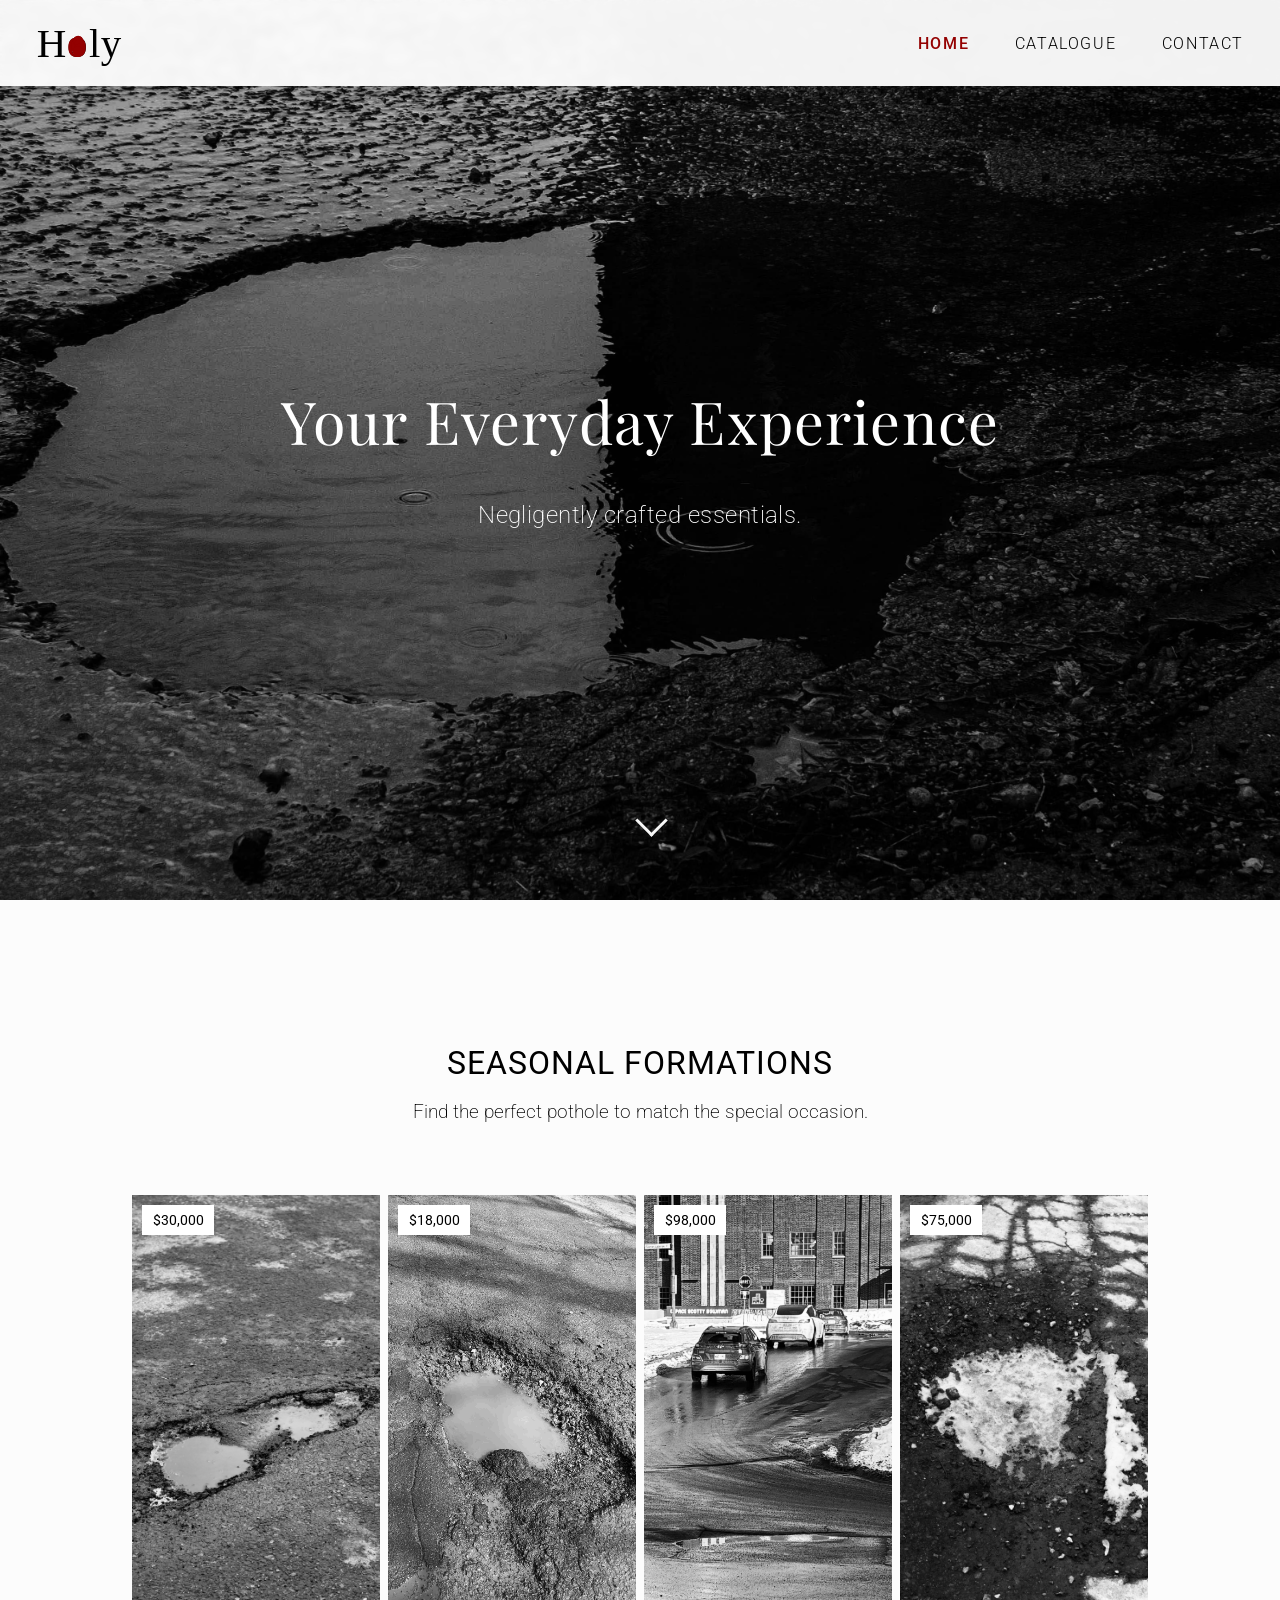
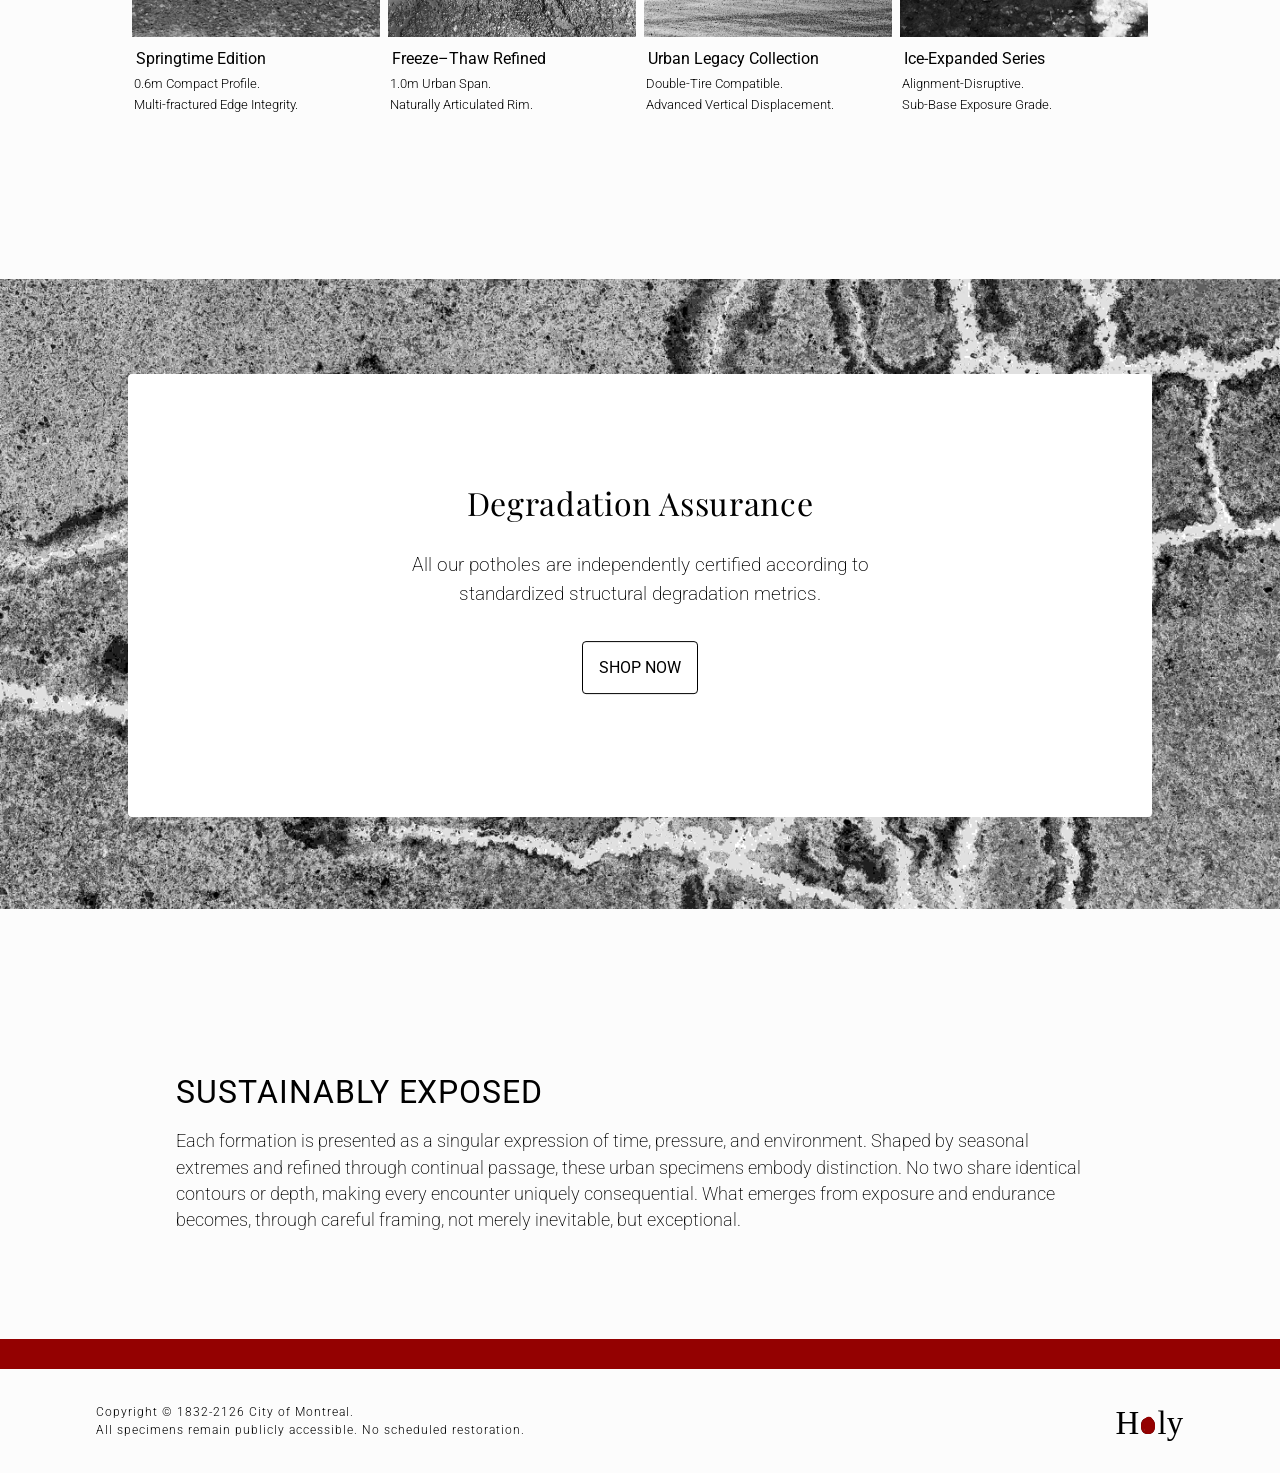
<file: index.html>
<!DOCTYPE html>
<html lang="en">
    <head>
        <meta charset="UTF-8">
        <meta name="viewport" content="width=device-width, initial-scale=1.0">
        <meta name="author" content="Gabrielle Michaud">
        <meta name="description" content="DART 349-A Final Project">
        <link rel="stylesheet" href="css/style.css">
        <link rel="icon" type="image/svg+xml" href="images/favicon.svg">
        <title>Holy</title>
    </head>
    <body>
        <header>
            <nav class="navbar">
                <span class="logo">
                    <a href="#">
                        <img src="images/holy_logo.svg" alt="Holy written with a solid red o">
                    </a>
                </span>

                <span class="navigation" id="nav-menu">
                    <a href="#" class="active">Home</a>
                    <a href="catalogue.html">Catalogue</a>
                    <a href="contact.html">Contact</a>
                </span>

                <button class="hamburger-btn" aria-label="Toggle menu" aria-expanded="false" aria-controls="nav-menu">
                    <div class="hamburger-line"></div>
                    <div class="hamburger-line"></div>
                </button>
            </nav>
        </header>
        <div class="hero">
            <div>
                <h1>Your Everyday Experience</h1>
                <h2>Negligently crafted essentials.</h2>
            </div>
            <a href="#content" class="scroll-down">
                <span class="arrow"></span>
            </a>
        </div>
        
        <main id="content">
            <h3>Seasonal formations</h3>
            <h4>Find the perfect pothole to match the special occasion.</h4>
            <section class="card">
                <div>
                    <img src="images/pothole_1.jpg" class="price" alt="Two holes in asphalt side by side">
                    <div class="price-tag">$30,000</div>
                    <h5>Springtime edition</h5>
                    <h6>0.6m Compact Profile.</h6>
                    <h6>Multi-fractured Edge Integrity.</h6>
                </div>
                <div>
                    <img src="images/pothole_3.jpg" alt="One pothole">
                    <div class="price-tag">$18,000</div>
                    <h5>Freeze–Thaw Refined</h5>
                    <h6>1.0m Urban Span.</h6>
                    <h6>Naturally Articulated Rim.</h6>
                </div>
                <div>
                    <img src="images/pothole_2.jpg" alt="Cars driving away from large pothole filled with water">
                    <div class="price-tag">$98,000</div>
                    <h5>Urban Legacy Collection</h5>
                    <h6>Double-Tire Compatible.</h6>
                    <h6>Advanced Vertical Displacement.</h6>
                </div>
                <div>
                    <img src="images/pothole_4.jpg" alt="Pothole filled with ice">
                    <div class="price-tag">$75,000</div>
                    <h5>Ice-Expanded Series</h5>
                    <h6>Alignment-Disruptive.</h6>
                    <h6>Sub-Base Exposure Grade.</h6>
                </div>
            </section>

            <section class="half-hero">
                <img src="images/cracks.jpg" alt="Background image of top-down view of cracks in asphalt">
                <div class="half-hero-box">
                    <h2>Degradation Assurance</h2>
                    <h4>All our potholes are independently certified according to standardized structural degradation metrics.</h4>
                    <a href="catalogue.html" role="button">
                        shop now
                    </a>
                </div>
            </section>

            <article>
                <h3>Sustainably Exposed</h3>
                <p>
                    Each formation is presented as a singular expression of time, pressure, and environment. Shaped by seasonal extremes and refined through continual passage, these urban specimens embody distinction. No two share identical contours or depth, making every encounter uniquely consequential. What emerges from exposure and endurance becomes, through careful framing, not merely inevitable, but exceptional.
                </p>
            </article>
        
        </main>

        <hr>

        <footer>
            <section class="footer-text">
                <p>
                    Copyright &copy; 1832-2126 City of Montreal.
                </p>
                <p>
                    All specimens remain publicly accessible. No scheduled restoration.
                </p>
            </section>
            <section class="footer-logo">
                <a href="#">
                    <img src="images/holy_logo.svg" alt="Holy logo">
                </a>
            </section>
        </footer>

        <script>
            const nav = document.querySelector(".navbar");
            const btn = document.querySelector(".hamburger-btn");

            btn.addEventListener("click", () => {
                nav.classList.toggle("responsive");
                btn.classList.toggle("open");
            });
        </script>

    </body>
</html>
</file>
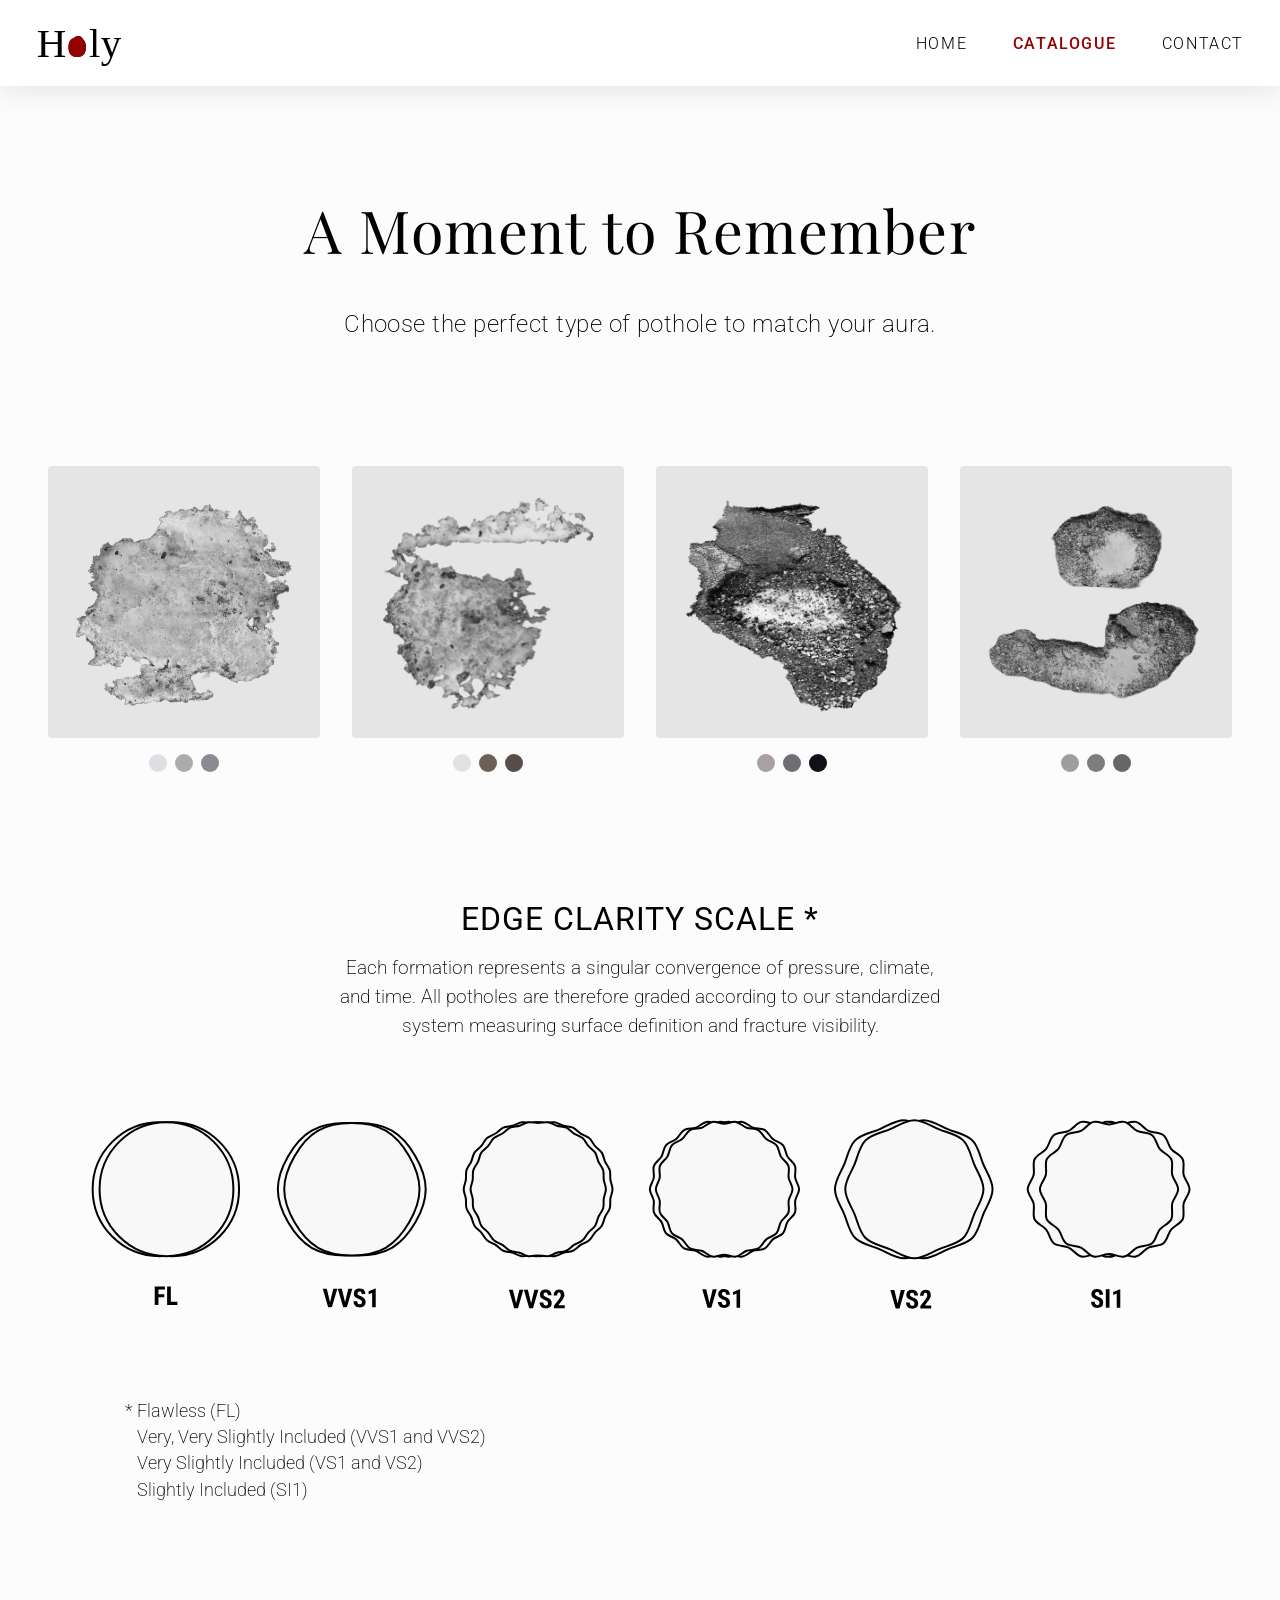
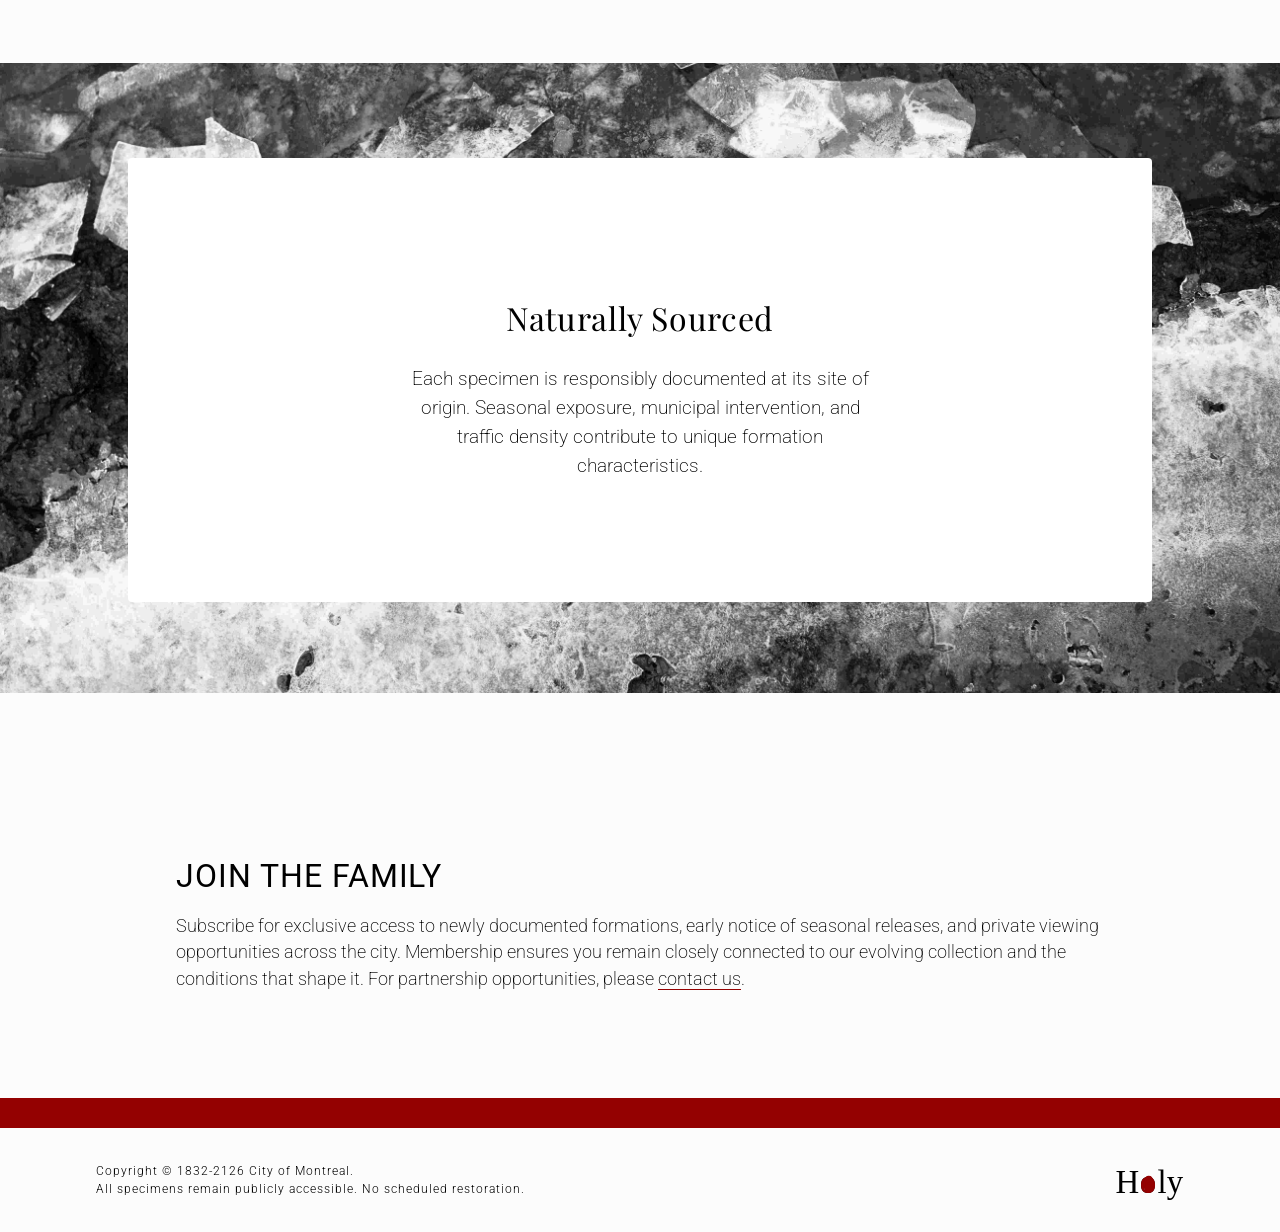
<file: catalogue.html>
<!DOCTYPE html>
<html lang="en">
    <head>
        <meta charset="UTF-8">
        <meta name="viewport" content="width=device-width, initial-scale=1.0">
        <meta name="author" content="Gabrielle Michaud">
        <meta name="description" content="DART 349-A Final Project">
        <link rel="stylesheet" href="css/style.css">
        <link rel="icon" type="image/svg+xml" href="images/favicon.svg">
        <title>Catalogue | Holy</title>
    </head>
    <body>
        <header>
            <nav class="navbar">
                <span class="logo">
                    <a href="index.html">
                        <img src="images/holy_logo.svg" alt="Holy written with a solid red o">
                    </a>
                </span>

                <span class="navigation" id="nav-menu">
                    <a href="index.html">Home</a>
                    <a href="#" class="active">Catalogue</a>
                    <a href="contact.html">Contact</a>
                </span>

                <button class="hamburger-btn" aria-label="Toggle menu" aria-expanded="false" aria-controls="nav-menu">
                    <div class="hamburger-line"></div>
                    <div class="hamburger-line"></div>
                </button>
            </nav>
        </header>    
        <main>
            <h1>A Moment to Remember</h1>
            <h2>Choose the perfect type of pothole to match your aura.</h2>

            <section class="gems">
                <div class="gem-group">
                    <div class="gem-card">
                        <img src="images/gem_1.png" alt="Gem 1">
                        <p class="gem-text">
                            1.03 m Carat, Roundish Cut, Ice Grey
                        </p>
                    </div>
                    <div class="circle-container">
                        <div class="circle-filled c1"></div>
                        <div class="circle-filled c2"></div>
                        <div class="circle-filled c3"></div>
                    </div>
                </div>
                <div class="gem-group">
                    <div class="gem-card">
                        <img src="images/gem_2.png" alt="Gem 2">
                        <p class="gem-text">
                            1.24 m Carat, Peninsula Cut, Slush White
                        </p>
                    </div>
                    <div class="circle-container">
                        <div class="circle-filled c4"></div>
                        <div class="circle-filled c5"></div>
                        <div class="circle-filled c6"></div>
                    </div>
                </div>
                <div class="gem-group">
                    <div class="gem-card">
                        <img src="images/gem_3.png" alt="Gem 3">
                        <p class="gem-text">
                            0.57 m Carat, Never Ending Cut, Lava Black
                        </p>
                    </div>
                    <div class="circle-container">
                        <div class="circle-filled c7"></div>
                        <div class="circle-filled c8"></div>
                        <div class="circle-filled c9"></div>
                    </div>
                </div>
                <div class="gem-group">
                    <div class="gem-card">
                        <img src="images/gem_4.png" alt="Gem 4">
                        <p class="gem-text">
                            0.26 m Carat, Twin Crevasse Cut, Silver
                        </p>
                    </div>
                    <div class="circle-container">
                        <div class="circle-filled c10"></div>
                        <div class="circle-filled c11"></div>
                        <div class="circle-filled c12"></div>
                    </div>
                </div>
            </section>
            
            <section>
                <h3>Edge Clarity Scale *</h3>
                <h4>Each formation represents a singular convergence of pressure, climate, and time. All potholes are therefore graded according to our standardized system measuring surface definition and fracture visibility.</h4>

                <img src="images/pothole_grading.svg" alt="Illustrated circles with subtle overlap effect, each border becoming increasingly wiggly">
                
                <p>*  Flawless (FL)</p>
                <p>&nbsp;&nbsp; Very, Very Slightly Included (VVS1 and VVS2)</p>
                <p>&nbsp;&nbsp; Very Slightly Included (VS1 and VS2)</p>
                <p>&nbsp;&nbsp; Slightly Included (SI1)</p>
            </section>
    
            <section class="half-hero">
                <img src="images/ice.jpg" alt="Background image of top-down view of sheets of ice">
                <div class="half-hero-box">
                    <h2>Naturally Sourced</h2>
                    <h4>Each specimen is responsibly documented at its site of origin. Seasonal exposure, municipal intervention, and traffic density contribute to unique formation characteristics.</h4>
                </div>
            </section>

            <article>
                <h3>Join the family</h3>
                <p>
                    Subscribe for exclusive access to newly documented formations, early notice of seasonal releases, and private viewing opportunities across the city. Membership ensures you remain closely connected to our evolving collection and the conditions that shape it. For partnership opportunities, please <a href="contact.html">contact us</a>.
                </p>
            </article>
        
        </main>

        <hr>

        <footer>
            <section class="footer-text">
                <p>
                    Copyright &copy; 1832-2126 City of Montreal.
                </p>
                <p>
                    All specimens remain publicly accessible. No scheduled restoration.
                </p>
            </section>
            <section class="footer-logo">
                <a href="index.html">
                    <img src="images/holy_logo.svg" alt="Holy logo">
                </a>
            </section>
        </footer>

        <script>
            const nav = document.querySelector(".navbar");
            const btn = document.querySelector(".hamburger-btn");

            btn.addEventListener("click", () => {
                nav.classList.toggle("responsive");
                btn.classList.toggle("open");
            });
        </script>

    </body>
</html>
</file>
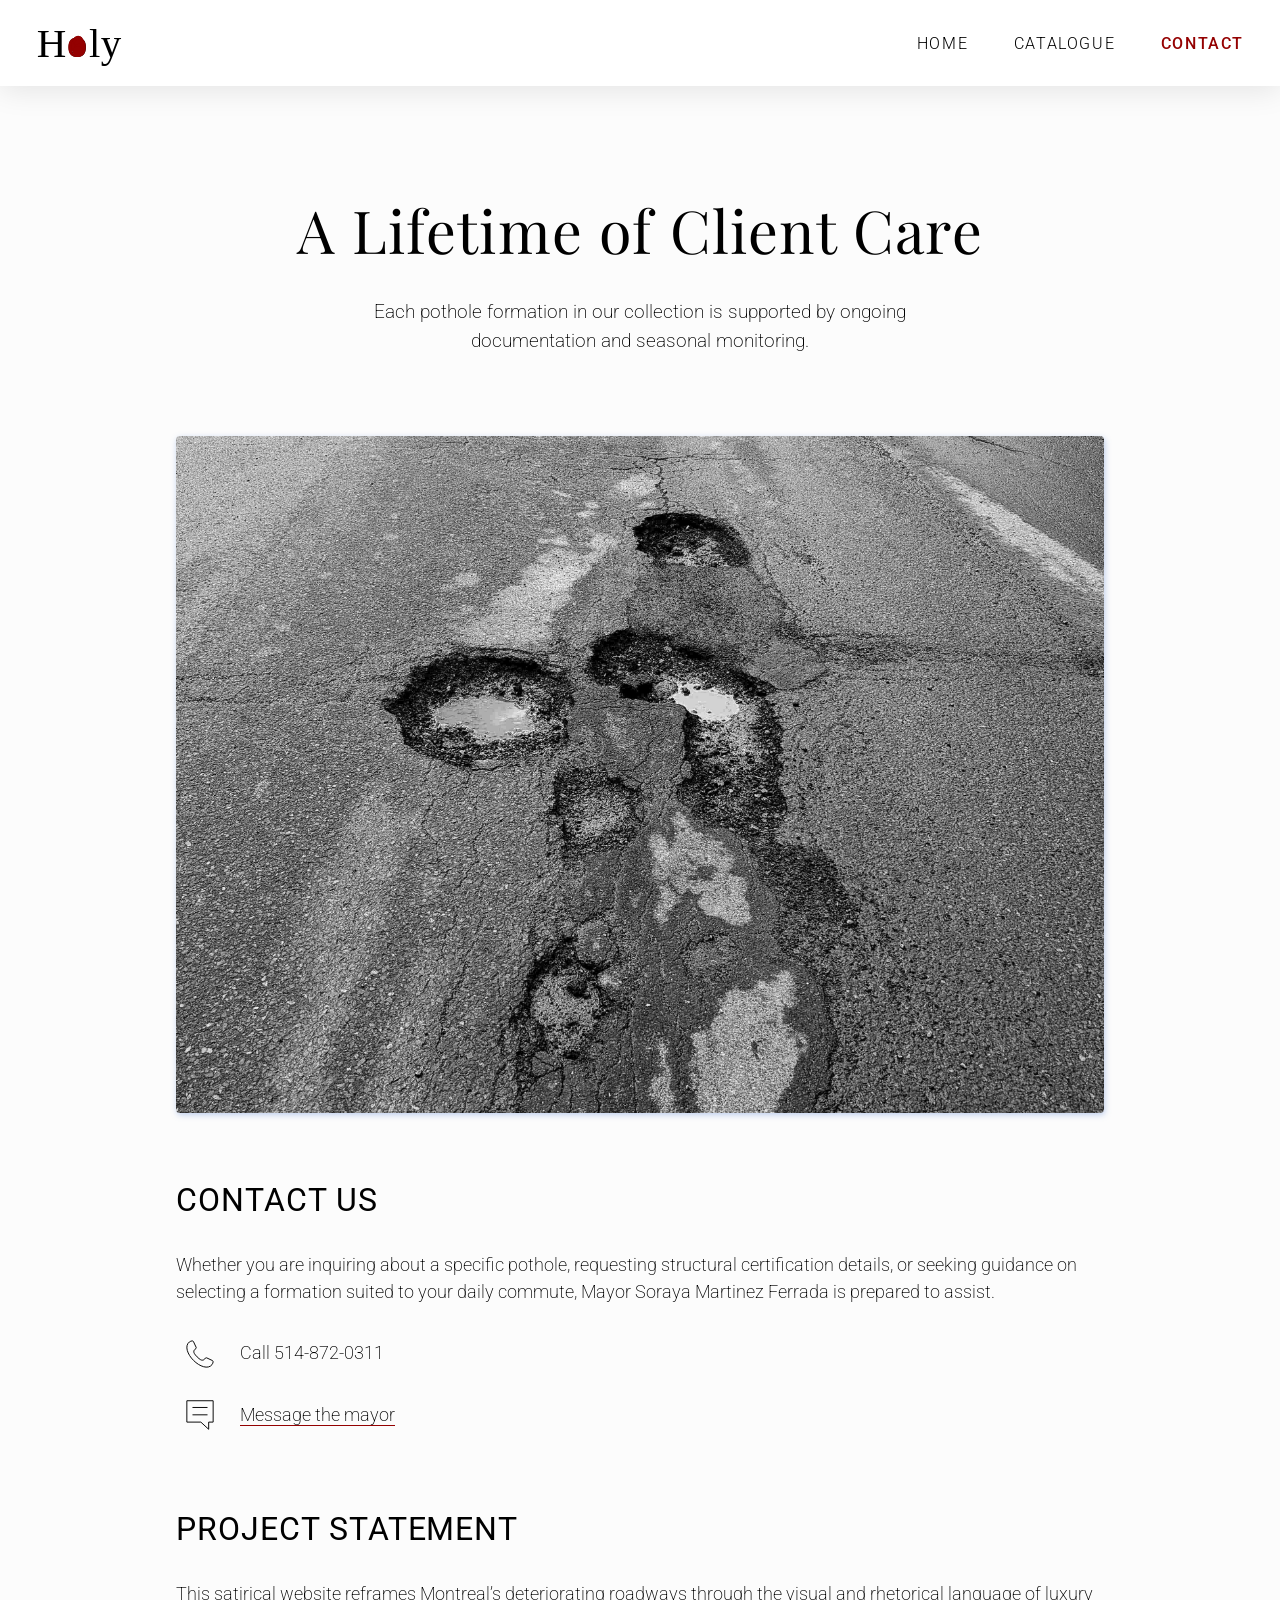
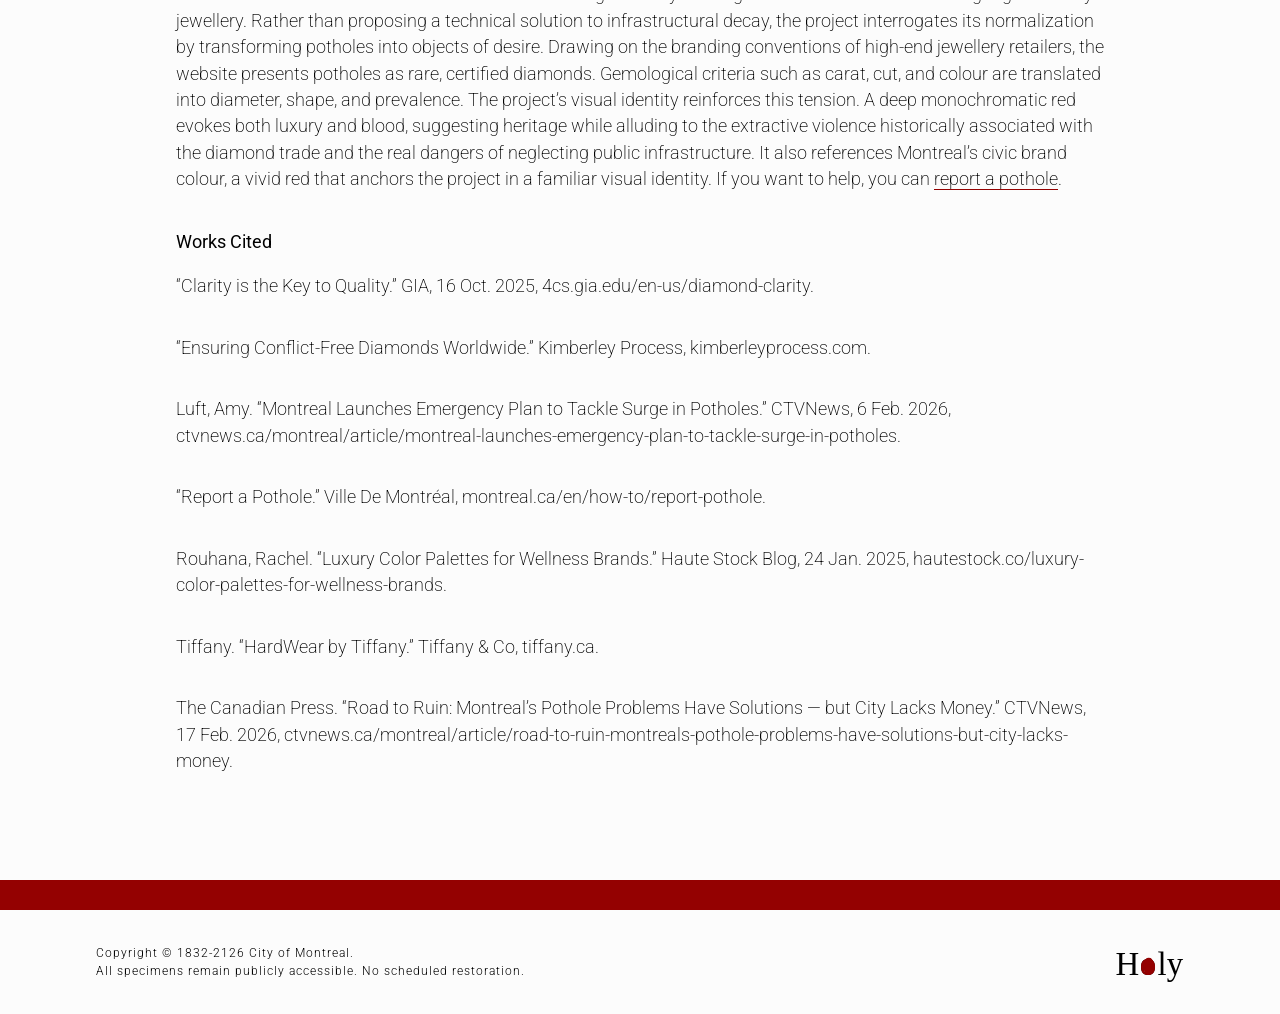
<file: contact.html>
<!DOCTYPE html>
<html lang="en">
    <head>
        <meta charset="UTF-8">
        <meta name="viewport" content="width=device-width, initial-scale=1.0">
        <meta name="author" content="Gabrielle Michaud">
        <meta name="description" content="DART 349-A Final Project">
        <link rel="stylesheet" href="css/style.css">
        <link rel="icon" type="image/svg+xml" href="images/favicon.svg">
        <title>Contact | Holy</title>
    </head>
    <body>
        <header>
            <nav class="navbar">
                <span class="logo">
                    <a href="index.html">
                        <img src="images/holy_logo.svg" alt="Holy written with a solid red o">
                    </a>
                </span>

                <span class="navigation" id="nav-menu">
                    <a href="index.html">Home</a>
                    <a href="catalogue.html">Catalogue</a>
                    <a href="#" class="active">Contact</a>
                </span>

                <button class="hamburger-btn" aria-label="Toggle menu" aria-expanded="false" aria-controls="nav-menu">
                    <div class="hamburger-line"></div>
                    <div class="hamburger-line"></div>
                </button>
            </nav>
        </header>    
        <main>
            <article>
                <h1>A Lifetime of Client Care</h1>
                <h4>Each pothole formation in our collection is supported by ongoing documentation and seasonal monitoring.</h4>

                <img src="images/pothole_5.jpg" class="contact_pothole" alt="Cluster of potholes">
            </article>

            <article class="contact">
                <h3>Contact Us</h3>
                <p>
                    Whether you are inquiring about a specific pothole, requesting structural certification details, or seeking guidance on selecting a formation suited to your daily commute, Mayor Soraya Martinez Ferrada is prepared to assist.
                </p>
                <div class="contact-icon">
                    <img src="images/contact_phone.svg" alt="Phone icon">
                    <p>Call 514-872-0311</p>
                </div>
                <div class="contact-icon">
                    <img src="images/contact_message.svg" alt="Message icon">
                    <a href="https://la-mairie.demandes.montreal.ca/en/envoyer-un-message/" target="_blank">
                        <p>Message the mayor</b>
                    </a>
                </div>
            </article>
            
            <article class="contact">
                <h3>Project Statement</h3>
                <p>
                    This satirical website reframes Montreal’s deteriorating roadways through the visual and rhetorical language of luxury jewellery. Rather than proposing a technical solution to infrastructural decay, the project interrogates its normalization by transforming potholes into objects of desire. Drawing on the branding conventions of high-end jewellery retailers, the website presents potholes as rare, certified diamonds. Gemological criteria such as carat, cut, and colour are translated into diameter, shape, and prevalence. The project’s visual identity reinforces this tension. A deep monochromatic red evokes both luxury and blood, suggesting heritage while alluding to the extractive violence historically associated with the diamond trade and the real dangers of neglecting public infrastructure. It also references Montreal’s civic brand colour, a vivid red that anchors the project in a familiar visual identity. If you want to help, you can <a href="https://montreal.ca/en/how-to/report-pothole" target="_blank">report a pothole</a>.
                </p>

                <br>

                <b>
                    Works Cited
                </b>

                <p>
                    “Clarity is the Key to Quality.” GIA, 16 Oct. 2025, 4cs.gia.edu/en-us/diamond-clarity.
                </p>
                <p>
                    “Ensuring Conflict-Free Diamonds Worldwide.” Kimberley Process, kimberleyprocess.com.
                </p>
                <p>
                    Luft, Amy. “Montreal Launches Emergency Plan to Tackle Surge in Potholes.” CTVNews, 6 Feb. 2026, ctvnews.ca/montreal/article/montreal-launches-emergency-plan-to-tackle-surge-in-potholes.
                </p>
                <p>
                    “Report a Pothole.” Ville De Montréal, montreal.ca/en/how-to/report-pothole.
                </p>
                <p>
                    Rouhana, Rachel. “Luxury Color Palettes for Wellness Brands.” Haute Stock Blog, 24 Jan. 2025, hautestock.co/luxury-color-palettes-for-wellness-brands.
                </p>
                <p>
                    Tiffany. “HardWear by Tiffany.” Tiffany & Co, tiffany.ca.
                </p>
                <p>
                    The Canadian Press. “Road to Ruin: Montreal’s Pothole Problems Have Solutions — but City Lacks Money.” CTVNews, 17 Feb. 2026, ctvnews.ca/montreal/article/road-to-ruin-montreals-pothole-problems-have-solutions-but-city-lacks-money.
                </p>
            </article>
        </main>

        <hr>

        <footer>
            <section class="footer-text">
                <p>
                    Copyright &copy; 1832-2126 City of Montreal.
                </p>
                <p>
                    All specimens remain publicly accessible. No scheduled restoration.
                </p>
            </section>

            <section class="footer-logo">
                <a href="index.html">
                    <img src="images/holy_logo.svg" alt="Holy logo">
                </a>
            </section>
        </footer>

        <script>
            const nav = document.querySelector(".navbar");
            const btn = document.querySelector(".hamburger-btn");

            btn.addEventListener("click", () => {
                nav.classList.toggle("responsive");
                btn.classList.toggle("open");
            });
        </script>

    </body>
</html>
</file>
<file: css/style.css>
@import url('https://fonts.googleapis.com/css2?family=Playfair+Display:ital,wght@0,400..900;1,400..900&family=Roboto:ital,wght@0,100..900;1,100..900&display=swap');

:root {
    --primary: #000;
    --secondary: #fff;
    --tertiary: #940101;
    --font-primary: "Playfair Display", serif;
    --font-secondary: "Roboto", sans-serif;
    --content-width: 64em;
    --spacing-sm: 0.5em;
    --spacing-md: 1em;
    --spacing-lg: 2em;
    --radius-sm: 0.25em;
}

* {
    box-sizing: border-box;
}

html {
    scroll-behavior: smooth;
}

main {
    padding: 5em 0;
    margin: 0 auto;
}

body {
    font-family: var(--font-secondary);
    background: #fcfcfc;
    margin: 0;
}

h1 {
    font-size: clamp(2.3rem, 7vw, 3.7rem);
    letter-spacing: 0.02em;
    font-family: var(--font-primary);
    padding: var(--spacing-sm);
    margin: 0;
    font-weight: 400;
    text-align: center;
}

h2 {
    font-size: clamp(0.875rem, 3vw, 1.5rem);
    margin-top: var( --spacing-sm);
    letter-spacing: 0.02em;
    font-weight: 200;
    text-align: center;
}

h3 {
    font-size: clamp(1.5rem, 5vw, 2rem);
    font-weight: 400;
    letter-spacing: 0.03em;
    margin: 2em 0 0.5em;
    text-transform: uppercase;
    text-align: center;
}

h4 {
    font-size: clamp(1rem, 3vw, 1.2rem);
    font-weight: 200;
    margin: 0 auto;
    text-align: center;
    max-width: 60ch;
    line-height: 1.5;
}

h5 {
    font-size: clamp(0.85rem, 2vw, 1rem);
    font-weight: 400;
    margin: var(--spacing-sm);
    text-transform: capitalize;
}

h6 {
    font-size: clamp(0.7rem, 1.5vw, 0.8rem);
    font-weight: 300;
    margin: var(--spacing-sm);
}

p {
    font-size: clamp(1rem, 2vw, 1.1rem);
    line-height: 1.5;
    font-weight: 200;
}

b {
    font-size: clamp(1rem, 2vw, 1.1rem);
    line-height: 1.5;
    font-weight: 400;
}

main h1 {
    margin: 5rem 0 0
}

article,
section p {
    max-inline-size: var(--content-width);
    margin: 0 auto;
    padding-inline: clamp(1rem, 5vw, 3rem);
}

footer p {
    font-size: clamp(0.65rem, 1.5vw, 0.75rem);
    font-weight: 300;
    letter-spacing: 1px;
}

article h3 {
    text-align: left;
}

article img {
    max-width: 100%;
}

main section {
    margin: 8em 0 0;
}

footer {
    margin: 2em auto;
    display: flex;
    align-items: center;
    justify-content: space-between;
    padding-inline: clamp(1rem, 5vw, 3rem);
}

hr {
    border: 15px solid var(--tertiary);
}

/* Glass effect by css.glass */
nav {
    text-transform: uppercase;
    align-items: center;
    position: fixed;
    display: flex;
    justify-content: space-between;
    z-index: 10;
    padding: var(--spacing-md);
    width: 100%;
    letter-spacing: 0.1em;
    background: rgba(255, 255, 255, 0.95);
    box-shadow: 0 4px 30px rgba(0, 0, 0, 0.1);
    backdrop-filter: blur(3.5px);
}

nav a {
    padding: 0 20px;
    text-decoration: none;
    color: var(--primary);
}

.logo img {
    height: 50px;
    width: auto;
}

.navigation a {
    font-weight: 300;
}

.navigation a:hover {
    color: #656565;
}

.navigation a.active {
    font-weight: 500;
    color: var(--tertiary);
}

article a {
    text-decoration: none;
    color: var(--primary);
    border-bottom: 1px solid var(--tertiary);
}

article a:hover {
    border-bottom: 2px solid var(--tertiary);
}

article a:focus {
    outline: 1px solid var(--tertiary);
    outline-offset: 3px;
    border-radius: 2px;
}

.hero {
    background: url(../images/hero_pothole.jpg) no-repeat center center/cover;
    height: 100vh;
    width: 100%;
    text-align: center;
    place-items: center;
    display: grid;
}

.hero h1,
.hero h2 {
    color: var(--secondary);
}

.scroll-down {
    position: absolute;
    bottom: 4em;
    left: 50%;
    animation: bounce 2s ease-in-out infinite;
}

.arrow {
    border: solid #f7f7f7;
    display: inline-block;
    border-width: 0 3px 3px 0;
    padding: 10px;
    transform: rotate(45deg);
}

/* Hamburger to X navbar effect by Quackit */
.hamburger-btn {
    width: 40px;
    height: 15px;
    background: transparent;
    border: none;
    cursor: pointer;
    display: none;
    flex-direction: column;
    justify-content: space-between;
    transition: all 0.3s ease;
    padding: 0;
}

.hamburger-line {
    width: 100%;
    height: 4px;
    background-color: var(--primary);
    border-radius: 2px;
    transition: transform 0.3s ease, opacity 0.3s ease;
}

.hamburger-btn.open .hamburger-line:nth-child(1) {
    transform: translateY(6px) rotate(45deg);
}

.hamburger-btn.open .hamburger-line:nth-child(2) {
    transform: translateY(-5px) rotate(-45deg);
}

.card {
    display: flex;
    flex-wrap: wrap;
    justify-content: center;
    margin: 4em auto;
}

.card > div {
    position: relative;
    display: inline-block;
}

.card img {
    object-fit: cover;
    width: clamp(150px, 20vw, 300px);
    height: 50vh;
    padding: 0.25em;
    filter: grayscale(1);
    display: block;
}

.price-tag {
    position: absolute;
    top: 1em;
    left: 1em;
    background-color: white;
    padding: 0.5em 0.75em;
    font-size: 14px;
}

.half-hero {
    position: relative;
    margin: 10rem 0;
}

.half-hero img {
    object-fit: cover;
    width: 100vw;
    height: 70vh;
}

.half-hero-box {
    position: absolute;
    display: flex;
    flex-direction: column;
    justify-content: center;
    align-items: center;
    background: var(--secondary);
    top: 50%;
    left: 50%;
    transform: translate(-50%, -50%);
    width: 80%;
    height: 70%;
    border-radius: var(--radius-sm);
}

.half-hero-box h2 {
    font-family: var(--font-primary);
    font-size: 2rem;
}

.half-hero-box h4 {
    max-width: 48ch;
}

.half-hero-box a {
    text-transform: uppercase;
    padding: 1rem;
    margin: 2em;
    border-radius: 0.25em;
    border: var(--primary) 1px solid;
    color: var(--primary);
    text-decoration: none;
}

.half-hero-box a:hover {
    background: var(--tertiary);
    border: var(--tertiary) 1px solid;
    color: var(--secondary);
}

.gems {
    display: flex;
    justify-content: center;
    gap: 2rem;
    flex-wrap: wrap;
    padding: var(--spacing-inline);
}

.gem-group {
    display: flex;
    flex-direction: column;
    align-items: center;
    gap: 1rem;
    flex: 0 1 clamp(150px, 25%, 250px);
}

.gem-card {
    position: relative;
    background: #E5E5E5;
    padding: 1.5rem;
    cursor: pointer;
    border-radius: var(--radius-sm);
}

.gem-text {
    position: absolute;
    top: 50%;
    left: 50%;
    transform: translate(-50%, -50%);
    text-align: center;
    opacity: 0;
    transition: opacity 0.3s ease;
    margin: 0;
    width: 90%;
    font-weight: 300;
}

.gems img {
    width: 14em;
    height: 14em;
    object-fit: contain;
    display: block;
    filter: grayscale(1);
    transition: opacity 0.3s ease;
}

.gem-card:hover .gem-text {
    opacity: 1;
}

.gem-card:hover img {
    opacity: 0.1;
}

.circle-container {
    display: flex;
    gap: 0.5rem;
    justify-content: center;
    flex-wrap: wrap;
}

.circle-filled {
    background: var(--bg-color);
    border-radius: 100%;
    width: 18px;
    height: 18px;
    flex-shrink: 0;
}

.c1 { --bg-color: #DEDFE3; }
.c2 { --bg-color: #ADABAC; }
.c3 { --bg-color: #8A8A91; }
.c4 { --bg-color: #E2E2E4; }
.c5 { --bg-color: #6B6158; }
.c6 { --bg-color: #594D4C; }
.c7 { --bg-color: #A7A1A5; }
.c8 { --bg-color: #6F6E73; }
.c9 { --bg-color: #101116; }
.c10 { --bg-color: #9E9E9E; }
.c11 { --bg-color: #7E7C7D; }
.c12 { --bg-color: #656668; }

.contact_pothole {
    margin: 5em 0 0;
    filter: drop-shadow(1px 2px 3px hsl(220deg 60% 50% / 0.3));
    border-radius: var(--radius-sm);
}

.contact {
    display: flex;
    flex-direction: column;
}

.contact-icon {
    display: flex;
    align-items: center;
}

.contact-icon img {
    width: 3em;
    height: 3em;
    margin: 0 1em 0 0;
}

.footer-logo img {
    height: 40px;
    width: auto;
    display: block;
    padding-inline: clamp(1rem, 5vw, 3rem);
}

@keyframes bounce {
    0%, 100% {
        transform: translate(-50%, 0);
    }
    50% {
        transform: translate(-50%, 10px);
    }
}

@media screen and (max-width: 600px) {
    .navigation {
        position: absolute;
        width: 100%;
        top: 100%;
        left: 50%;
        transform: translateX(-50%);
        background: rgba(255, 255, 255, 0.95);
        flex-direction: column;
        align-items: center;
        max-height: 0;
        overflow: hidden;
        transition: max-height 0.35s ease;
    }

    .navbar.responsive .navigation {
        max-height: 300px;
    }

    .navigation a {
        display: block;
        text-align: left;
        padding: 1em 2em 1em;
        background: rgba(255, 255, 255, 1);
    }

    .navbar .icon {
        display: block;
    }
    .hamburger-btn {
        display: flex;
    }
    .card img {
        width: 90vw;
        height: 40vh;
    }
    .footer-logo img {
        display: none;
    }
    .card {
        gap: 2em;
    }
    .half-hero-box h4 {
        max-width: 30ch;
    }
    .gems img {
        width: 20em;
        height: 20em;
    }
}
</file>
